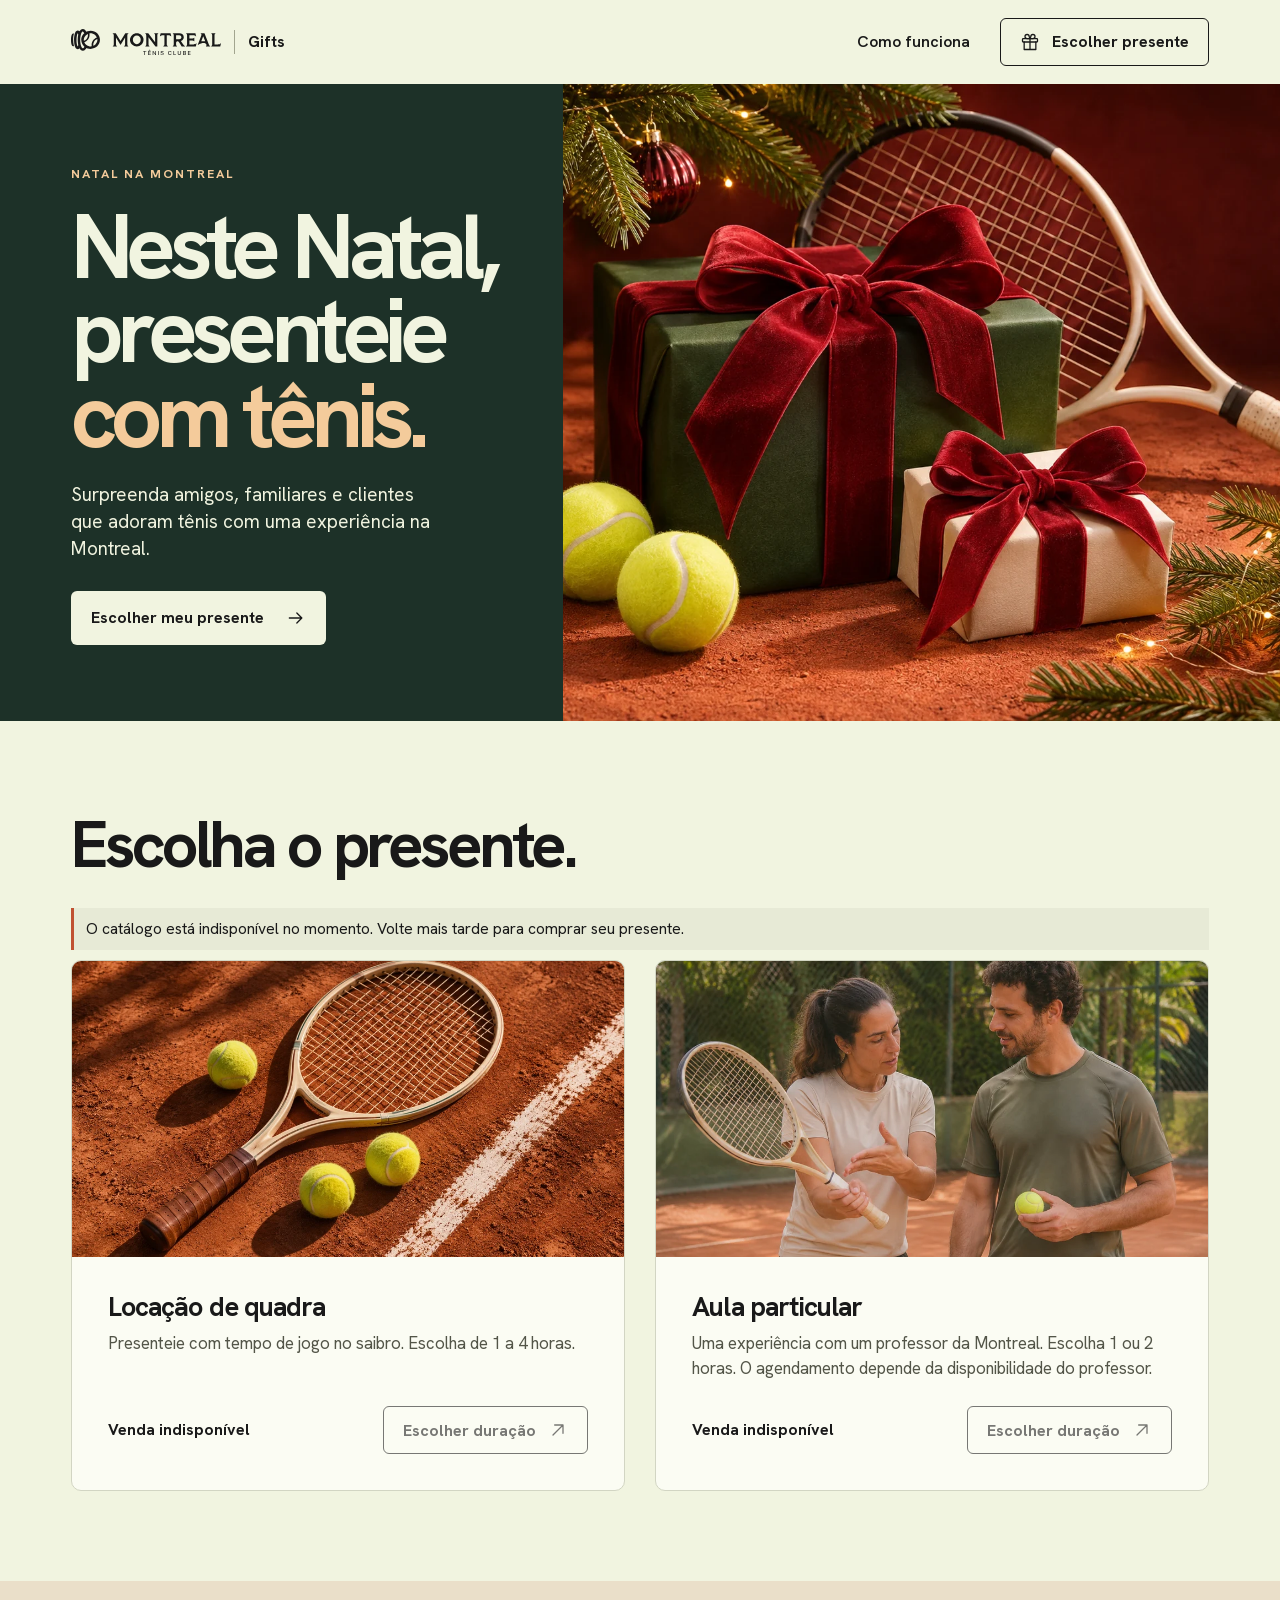
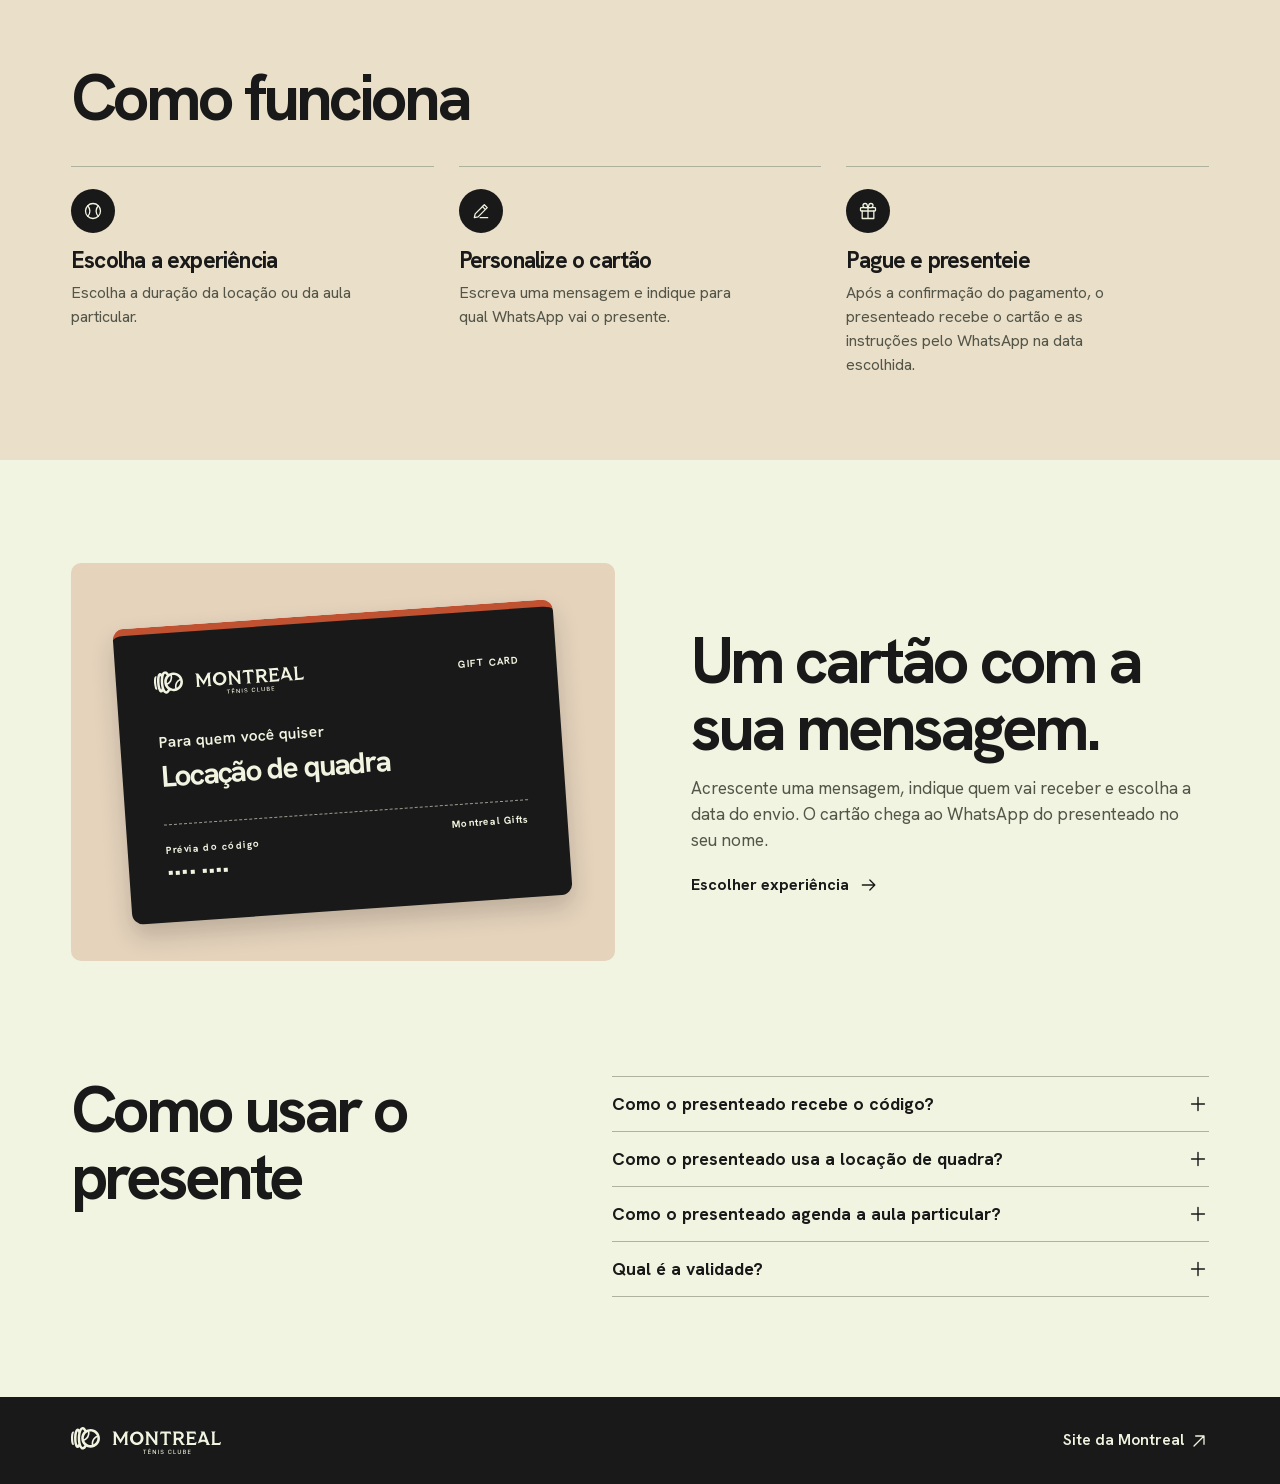
<file: index.html>
<!doctype html>
<html lang="pt-BR">
<head>
  <meta charset="utf-8">
  <meta name="viewport" content="width=device-width, initial-scale=1">
  <meta name="referrer" content="no-referrer">
  <meta name="description" content="Presenteie com tênis na Montreal. Escolha a duração da locação ou da aula particular e envie o cartão por WhatsApp.">
  <meta name="theme-color" content="#F1F4E0">
  <title>Montreal Gifts — Presenteie com tênis</title>
  <meta property="og:type" content="website">
  <meta property="og:locale" content="pt_BR">
  <meta property="og:site_name" content="Montreal Gifts">
  <meta property="og:title" content="Montreal Gifts — Presenteie com tênis">
  <meta property="og:description" content="Uma experiência na Montreal para quem você gosta. Presenteie com locação de quadra ou aula particular e envie o cartão por WhatsApp.">
  <meta property="og:url" content="https://gifts.montrealtenis.com.br/">
  <meta property="og:image" content="https://gifts.montrealtenis.com.br/assets/montreal-gifts-compartilhar-v3.jpg">
  <meta property="og:image:secure_url" content="https://gifts.montrealtenis.com.br/assets/montreal-gifts-compartilhar-v3.jpg">
  <meta property="og:image:type" content="image/jpeg">
  <meta property="og:image:width" content="800">
  <meta property="og:image:height" content="800">
  <meta property="og:image:alt" content="Logo da Montreal Gifts com um presente de laço cor de saibro e uma bola de tênis.">
  <meta name="twitter:card" content="summary">
  <meta name="twitter:title" content="Montreal Gifts — Presenteie com tênis">
  <meta name="twitter:description" content="Uma experiência na Montreal para quem você gosta. Locação de quadra ou aula particular, com entrega por WhatsApp.">
  <meta name="twitter:image" content="https://gifts.montrealtenis.com.br/assets/montreal-gifts-compartilhar-v3.jpg">
  <meta name="twitter:image:alt" content="Marca Montreal, presente com laço cor de saibro e bola de tênis.">
  <link rel="icon" href="/assets/marca.svg" type="image/svg+xml">
  <link rel="preload" href="/assets/hanken-bold.ttf" as="font" type="font/ttf" crossorigin>
  <link rel="stylesheet" href="/styles.css">
  <script defer src="/card-preview.js"></script>
  <script type="module" src="/app.js"></script>
  <meta http-equiv="Content-Security-Policy" content="default-src 'self'; base-uri 'none'; form-action 'none'; object-src 'none'; script-src 'self' https://challenges.cloudflare.com; frame-src https://challenges.cloudflare.com; img-src 'self' https:; connect-src 'self' https://challenges.cloudflare.com https://ehhjnwosqcrfwonqhfoz.supabase.co">
</head>
<body>
  <a class="skip" href="#conteudo">Pular para o conteúdo</a>
  <div id="site">
    <div class="landing natal" data-campaign="natal">
    
    <header class="topbar shell">
      <a href="/" class="brand" aria-label="Montreal Gifts"><img src="/assets/logo-ink.svg" alt="Montreal Tênis" width="150" height="27"><span>Gifts</span></a>
      <nav aria-label="Principal"><a class="nav-how" href="#como-funciona">Como funciona</a><a class="button nav-cta" href="#experiencias" aria-label="Escolher presente"><svg viewBox="0 0 24 24" fill="none" stroke="currentColor" stroke-width="1.55" stroke-linecap="round" stroke-linejoin="round" aria-hidden="true"><rect x="3" y="8" width="18" height="4" rx="1"/><path d="M5 12v9h14v-9M12 8v13M12 8H8.5A2.5 2.5 0 1 1 11 5.5L12 8Zm0 0h3.5A2.5 2.5 0 1 0 13 5.5L12 8Z"/></svg> <span>Escolher presente</span></a></nav>
    </header>
    <main id="conteudo" tabindex="-1">
      <section class="hero">
        <div class="hero-content">
          <span class="eyebrow">NATAL NA MONTREAL</span>
          <h1>Neste Natal,<br>presenteie<br><em>com tênis.</em></h1>
          <p>Surpreenda amigos, familiares e clientes que adoram tênis com uma experiência na Montreal.</p>
          <a class="button primary hero-cta" href="#experiencias">Escolher meu presente<svg viewBox="0 0 24 24" fill="none" stroke="currentColor" stroke-width="1.55" stroke-linecap="round" stroke-linejoin="round" aria-hidden="true"><path d="M4 12h15m-6-6 6 6-6 6"/></svg></a>
        </div>
        <div class="hero-image">
          <img src="/assets/campanha-natal.webp" alt="Presentes de Natal com laços, uma raquete, bolas de tênis, ramos de pinheiro e luzes" width="1440" height="960" fetchpriority="high">
        </div>
      </section>
      <section class="selection shell" id="experiencias">
        <div class="section-heading"><h2>Escolha o presente.</h2></div>
        
        <div class="products"><article class="product">
    <img src="/assets/presente-quadra.webp" alt="Raquete e bolas de tênis no saibro" loading="lazy" width="960" height="640">
    <div class="product-info"><h3>Locação de quadra</h3><p>Presenteie com tempo de jogo no saibro. Escolha de 1 a 4 horas.</p>
      <div class="product-action">
        <span>Consultando opções…</span>
        <button class="button outline" type="button" data-product="quadra" disabled>Escolher duração <svg viewBox="0 0 24 24" fill="none" stroke="currentColor" stroke-width="1.55" stroke-linecap="round" stroke-linejoin="round" aria-hidden="true"><path d="M6 18 18 6M8 6h10v10"/></svg></button>
      </div>
    </div>
  </article><article class="product">
    <img src="/assets/presente-aula.webp" alt="Professora demonstrando uma empunhadura de tênis" loading="lazy" width="960" height="640">
    <div class="product-info"><h3>Aula particular</h3><p>Uma experiência com um professor da Montreal. Escolha 1 ou 2 horas. O agendamento depende da disponibilidade do professor.</p>
      <div class="product-action">
        <span>Consultando opções…</span>
        <button class="button outline" type="button" data-product="aula" disabled>Escolher duração <svg viewBox="0 0 24 24" fill="none" stroke="currentColor" stroke-width="1.55" stroke-linecap="round" stroke-linejoin="round" aria-hidden="true"><path d="M6 18 18 6M8 6h10v10"/></svg></button>
      </div>
    </div>
  </article></div>
      </section>
      <section class="how" id="como-funciona">
        <div class="shell"><h2>Como funciona</h2>
          <ol class="steps">
            <li><span><svg viewBox="0 0 24 24" fill="none" stroke="currentColor" stroke-width="1.55" stroke-linecap="round" stroke-linejoin="round" aria-hidden="true"><circle cx="12" cy="12" r="9"/><path d="M5.6 5.6a9 9 0 0 1 0 12.8m12.8-12.8a9 9 0 0 0 0 12.8"/></svg></span><h3>Escolha a experiência</h3><p>Escolha a duração da locação ou da aula particular.</p></li>
            <li><span><svg viewBox="0 0 24 24" fill="none" stroke="currentColor" stroke-width="1.55" stroke-linecap="round" stroke-linejoin="round" aria-hidden="true"><path d="m4 20 4.5-1 11-11-3.5-3.5-11 11L4 20Zm9.5-13.5L17 10m-6 10h9"/></svg></span><h3>Personalize o cartão</h3><p>Escreva uma mensagem e indique para qual WhatsApp vai o presente.</p></li>
            <li><span><svg viewBox="0 0 24 24" fill="none" stroke="currentColor" stroke-width="1.55" stroke-linecap="round" stroke-linejoin="round" aria-hidden="true"><rect x="3" y="8" width="18" height="4" rx="1"/><path d="M5 12v9h14v-9M12 8v13M12 8H8.5A2.5 2.5 0 1 1 11 5.5L12 8Zm0 0h3.5A2.5 2.5 0 1 0 13 5.5L12 8Z"/></svg></span><h3>Pague e presenteie</h3><p>Após a confirmação do pagamento, o presenteado recebe o cartão e as instruções pelo WhatsApp na data escolhida.</p></li>
          </ol>
        </div>
      </section>
      <section class="preview-section shell">
        <div class="preview-display"><div class="gift-art">
    <div class="art-top"><img src="/assets/logo-cream.svg" alt="Montreal Tênis" width="150" height="27"><span>GIFT CARD</span></div>
    <div class="art-body">
      <p class="art-recipient" data-card-recipient >Para quem você quiser</p>
      <p class="art-recipient" data-card-sender hidden></p>
      <p class="art-title">Locação de quadra</p>
      <p class="art-message" data-card-message hidden></p>
    </div>
    <div class="art-bottom">
      <div><span>Prévia do código</span><strong>•••• ••••</strong></div>
      <span>Montreal Gifts</span>
    </div>
    
  </div></div>
        <div><h2>Um cartão com a sua mensagem.</h2><p>Acrescente uma mensagem, indique quem vai receber e escolha a data do envio. O cartão chega ao WhatsApp do presenteado no seu nome.</p><a class="text-link" href="#experiencias">Escolher experiência <svg viewBox="0 0 24 24" fill="none" stroke="currentColor" stroke-width="1.55" stroke-linecap="round" stroke-linejoin="round" aria-hidden="true"><path d="M4 12h15m-6-6 6 6-6 6"/></svg></a></div>
      </section>
      <section class="usage shell" aria-labelledby="utilizacao">
        <h2 id="utilizacao">Como usar o presente</h2>
        <div>
          <details><summary>Como o presenteado recebe o código? <svg viewBox="0 0 24 24" fill="none" stroke="currentColor" stroke-width="1.55" stroke-linecap="round" stroke-linejoin="round" aria-hidden="true"><path d="M12 5v14M5 12h14"/></svg></summary><p>O presenteado recebe o código na imagem do cartão e na mensagem do WhatsApp, junto com o link de resgate e as instruções. Quem receber o presente deverá entrar ou criar uma conta no Matchpoint para resgatar.</p></details>
          <details><summary>Como o presenteado usa a locação de quadra? <svg viewBox="0 0 24 24" fill="none" stroke="currentColor" stroke-width="1.55" stroke-linecap="round" stroke-linejoin="round" aria-hidden="true"><path d="M12 5v14M5 12h14"/></svg></summary><p>Após o resgate, o valor fica disponível como voucher na conta de quem resgatar o presente. O presenteado escolhe o horário e a quadra e seleciona pagar com voucher na etapa de pagamento da reserva. Reservas sujeitas à disponibilidade.</p></details>
          <details><summary>Como o presenteado agenda a aula particular? <svg viewBox="0 0 24 24" fill="none" stroke="currentColor" stroke-width="1.55" stroke-linecap="round" stroke-linejoin="round" aria-hidden="true"><path d="M12 5v14M5 12h14"/></svg></summary><p>Após o resgate, a aula fica disponível como voucher na conta de quem resgatar o presente. O presenteado deverá entrar em contato com a <a href="https://wa.me/5541936183407">secretaria pelo +55 41 93618-3407</a> para agendar com um professor, conforme a disponibilidade.</p></details>
          <details><summary>Qual é a validade? <svg viewBox="0 0 24 24" fill="none" stroke="currentColor" stroke-width="1.55" stroke-linecap="round" stroke-linejoin="round" aria-hidden="true"><path d="M12 5v14M5 12h14"/></svg></summary><p>A validade para uso do voucher é de 6 meses. Após o resgate, o presenteado poderá conferir a data de vencimento na conta do Matchpoint.</p></details>
        </div>
      </section>
    </main>
    <footer class="footer"><div class="shell"><img src="/assets/logo-cream.svg" alt="Montreal Tênis" width="150" height="27"><a href="https://montrealtenis.com.br/">Site da Montreal <svg viewBox="0 0 24 24" fill="none" stroke="currentColor" stroke-width="1.55" stroke-linecap="round" stroke-linejoin="round" aria-hidden="true"><path d="M6 18 18 6M8 6h10v10"/></svg></a></div></footer>
    <dialog id="purchase"></dialog>
  </div><noscript>Ative o JavaScript para consultar as opções e comprar seu presente.</noscript>
  </div>
</body>
</html>
</file>
<file: styles.css>
@font-face{font-family:Hanken;src:url('/assets/hanken-regular.ttf') format('truetype');font-display:swap;font-weight:400}
@font-face{font-family:Hanken;src:url('/assets/hanken-semibold.ttf') format('truetype');font-display:swap;font-weight:600}
@font-face{font-family:Hanken;src:url('/assets/hanken-bold.ttf') format('truetype');font-display:swap;font-weight:700}
:root{--cream:#f1f4e0;--ink:#191919;--clay:#c05131;--clay-text:#a23a20;--muted:#535548;--paper:#fbfcf3;--line:#d2d5c3;--gutter:clamp(20px,5.55vw,88px);color:var(--ink);background:var(--cream);font-family:Hanken,Arial,sans-serif;line-height:1.5}
*,*::before,*::after{box-sizing:border-box}
body{margin:0;min-width:280px}
button,input,select,textarea{font:inherit}
button{cursor:pointer}
button:disabled{cursor:default;opacity:.58}
img{display:block;max-width:100%}
a{color:inherit}
svg{width:1.25em;height:1.25em;flex:none;vertical-align:middle}
:focus-visible{outline:3px solid #647231;outline-offset:4px}
:target{scroll-margin-top:22px}
.skip{position:fixed;top:10px;left:10px;padding:12px 18px;background:var(--ink);color:var(--cream);z-index:20;transform:translateY(-150%)}
.skip:focus{transform:none}
h1,h2,h3,p{margin:0}
h1,h2,h3{line-height:1.03}
h2{font-size:clamp(2.1rem,5.1vw,4.35rem);letter-spacing:-.061em}
h3{font-size:clamp(1.3rem,2.1vw,1.85rem);letter-spacing:-.035em}
.shell{width:min(100% - var(--gutter)*2,1320px);margin-inline:auto}
.loading{display:grid;min-height:45vh;align-content:center;gap:20px}
.topbar{min-height:84px;display:flex;align-items:center;justify-content:space-between;gap:24px}
.brand{display:inline-flex;align-items:center;gap:13px;text-decoration:none;white-space:nowrap}
.brand img{width:150px;height:auto}
.brand span{border-left:1px solid #a2a58f;padding-left:13px;font-size:1rem;font-weight:700}
nav{display:flex;align-items:center;gap:30px}
.nav-how{text-decoration:none;font-weight:600}
.nav-how:hover,.text-link:hover{text-decoration:underline}
.button{min-height:48px;display:inline-flex;justify-content:center;align-items:center;gap:12px;text-decoration:none;font-weight:700;line-height:1.2;padding:12px 19px;border:1px solid transparent;border-radius:6px;transition:background .18s,color .18s}
.nav-cta,.outline{border-color:var(--ink);background:transparent;color:var(--ink)}
.nav-cta:hover,.outline:hover:not(:disabled){color:var(--cream);background:var(--ink)}
.primary{color:var(--cream);background:var(--ink)}
.primary:hover:not(:disabled){background:#37372e}
.hero{display:grid;grid-template-columns:minmax(0,44fr) minmax(0,56fr);min-height:clamp(490px,48vw,700px)}
.hero-content{align-self:center;min-width:0;padding:clamp(40px,6vw,94px) clamp(18px,3vw,52px) clamp(40px,6vw,94px) max(var(--gutter),(100vw - 1320px)/2)}
.eyebrow{color:var(--clay-text);font-size:.78rem;letter-spacing:.16em;font-weight:700;display:inline-block}
.hero h1{margin-top:20px;font-size:clamp(3.25rem,7.1vw,7.75rem);line-height:.93;letter-spacing:-.073em;overflow-wrap:anywhere}
.hero h1 em{color:var(--clay-text);font-style:normal}
.hero p{font-size:clamp(1.05rem,1.48vw,1.3rem);max-width:34ch;margin-top:23px;line-height:1.43}
.hero-cta{margin-top:28px;min-height:54px;gap:22px}
.hero-image{position:relative;min-width:0;overflow:hidden}
.hero-image>img{position:absolute;inset:0;width:100%;height:100%;object-fit:cover;object-position:50% 50%}
.natal .hero{background:#1d3128;color:var(--cream)}
.natal .hero .eyebrow,.natal .hero h1 em{color:#f4cb9b}
.natal .hero-cta{background:var(--cream);color:var(--ink)}
.natal .hero-cta:hover{background:#ebdcb9}
.regular .hero{width:min(100% - var(--gutter)*2,1320px);margin-inline:auto;min-height:clamp(440px,44vw,635px);border-bottom:1px solid var(--line)}
.regular .hero-content{padding-left:0}
.regular .hero h1{font-size:clamp(3.65rem,8.4vw,9rem)}
.regular .hero-image{margin-bottom:24px;border-radius:8px}
.regular .hero-image>img{object-position:53% 49%}
.selection{padding-block:clamp(48px,7vw,106px)}
.section-heading{display:flex;justify-content:space-between;align-items:end;gap:16px;margin-bottom:30px}
.section-heading p{max-width:30ch;color:var(--muted);font-size:clamp(1rem,1.3vw,1.2rem)}
.products{display:grid;grid-template-columns:1fr 1fr;gap:clamp(14px,2.4vw,36px)}
.product{background:var(--paper);border-radius:10px;overflow:hidden;border:1px solid var(--line);display:flex;flex-direction:column}
.product>img{width:100%;height:auto;aspect-ratio:1.86;object-fit:cover;object-position:50% 57%}
.product:nth-child(2)>img{object-position:50% 41%}
.product-info{padding:clamp(18px,3vw,36px);flex:1;display:flex;flex-direction:column}
.product-info>p{margin-top:10px;color:var(--muted);font-size:1.05rem}
.product-action{margin-top:auto;padding-top:25px;display:flex;align-items:center;justify-content:space-between;gap:10px;font-weight:700}
.natal .product .outline:hover:not(:disabled){background:#1d3128}
.product-action button{margin-left:auto}
.how{background:#e7ead6;padding-block:clamp(45px,6.5vw,90px)}
.steps{display:grid;grid-template-columns:repeat(3,1fr);gap:25px;padding:0;margin:35px 0 0;list-style:none}
.steps li{border-top:1px solid #aeb29d;padding-top:22px}
.steps li>span{width:44px;height:44px;border-radius:50%;background:var(--ink);color:var(--cream);display:grid;place-items:center;margin-bottom:16px}
.steps h3{font-size:clamp(1.25rem,1.8vw,1.62rem)}
.steps p{color:var(--muted);margin-top:8px;max-width:32ch}
.preview-section{display:grid;grid-template-columns:1.05fr 1fr;align-items:center;gap:clamp(28px,6vw,90px);padding-block:clamp(48px,8vw,105px)}
.preview-display{padding:clamp(18px,4vw,54px);background:#dce1c7;border-radius:10px}
.natal .preview-display{background:#e5d3bc}
.preview-display .gift-art{transform:rotate(-4deg);min-height:clamp(232px,22vw,335px)}
.preview-section>div:not(.preview-display)>p,.usage p{font-size:1.075rem;color:var(--muted);margin-top:15px}
.text-link{font-weight:700;margin-top:20px;display:inline-flex;align-items:center;gap:10px;text-decoration:none}
.gift-art{min-height:232px;border-radius:11px;border-top:7px solid var(--clay);padding:clamp(17px,3vw,40px);color:var(--cream);background:var(--ink);box-shadow:0 12px 24px #19191933;container-type:inline-size;display:grid;grid-template-rows:auto 1fr auto;align-items:center;gap:clamp(15px,3vw,33px);overflow:hidden}
.art-top,.art-bottom{display:flex;align-items:center;justify-content:space-between;gap:10px;font-weight:700}
.art-top img{width:150px;height:auto}
.art-top span,.art-bottom span{font-size:clamp(.63rem,2.75cqw,.84rem);letter-spacing:.055em}
.art-body{min-width:0}
.art-recipient{font-size:clamp(.89rem,4.25cqw,1.32rem);font-weight:600;overflow-wrap:anywhere;margin-bottom:6px}
.art-title{font-size:clamp(1.6rem,8.2cqw,4.3rem);font-weight:700;letter-spacing:-.055em;line-height:1.02;overflow-wrap:anywhere}
.art-message{font-size:clamp(.83rem,3.85cqw,1.3rem);line-height:1.3;overflow-wrap:anywhere;white-space:pre-wrap;margin-top:9px}
.art-bottom{border-top:1px dashed #f1f4e099;padding-top:11px;flex-wrap:wrap;align-items:flex-start}
.art-bottom strong{display:block;letter-spacing:.075em;overflow-wrap:anywhere}
.art-rules{font-size:clamp(.82rem,3.2cqw,1.1rem);line-height:1.35;overflow-wrap:anywhere;white-space:pre-wrap}
.art-rules strong{display:block;font-weight:700}
.usage{display:grid;grid-template-columns:1fr 1.25fr;gap:clamp(24px,5vw,70px);padding-block:12px clamp(50px,8vw,100px)}
details{border-top:1px solid #afb29e}
details:last-child{border-bottom:1px solid #afb29e}
summary{cursor:pointer;list-style:none;display:flex;align-items:center;justify-content:space-between;gap:16px;min-height:54px;font-weight:700;font-size:1.1rem}
summary::-webkit-details-marker{display:none}
details[open] summary svg{transform:rotate(45deg)}
details p{margin:0 0 20px!important}
.footer{background:var(--ink);color:var(--cream);padding-block:30px}
.footer .shell{display:flex;flex-wrap:wrap;justify-content:space-between;align-items:center;gap:18px}
.footer a{text-decoration:none;font-weight:600}
.preview-bar{background:var(--ink);color:var(--cream);padding-block:8px;font-size:.87rem}
.preview-bar .shell{display:flex;flex-wrap:wrap;justify-content:space-between;align-items:center;gap:4px 12px}
.preview-bar a{padding-block:5px}
.natal .how{background:#eadfc9}
.notice,.form-status:not(:empty){border-left:3px solid var(--clay);padding:9px 12px;background:#e7ead6;margin-block:10px;font-size:.98rem}
[hidden]{display:none!important}
dialog{max-height:calc(100dvh - 16px);width:min(960px,calc(100% - 16px));max-width:none;border:1px solid var(--line);border-radius:12px;background:var(--paper);color:var(--ink);padding:0;overflow:hidden}
dialog::backdrop{background:#191919a8}
body:has(dialog[open]){overflow:hidden}
.purchase-form{--checkout-pad:clamp(14px,3vw,32px);display:flex;flex-direction:column;max-height:calc(100dvh - 18px)}
.purchase-head{display:flex;justify-content:space-between;align-items:start;gap:8px;padding:var(--checkout-pad) var(--checkout-pad) 12px}
.purchase-head h2{font-size:clamp(1.52rem,3.6vw,2.65rem);margin-top:7px}
.icon-button{width:44px;height:44px;background:transparent;border:1px solid var(--line);border-radius:5px;display:grid;place-items:center;flex:none}
.purchase-steps{display:flex;flex-wrap:wrap;gap:8px 15px;list-style:none;margin:0;padding:0 var(--checkout-pad) 13px;border-bottom:1px solid var(--line)}
.purchase-steps li{display:flex;align-items:center;gap:5px;color:var(--muted);font-size:.85rem;font-weight:600}
.purchase-steps li span{width:22px;aspect-ratio:1;display:grid;place-items:center;border:1px solid var(--line);border-radius:50%}
.purchase-steps [aria-current=step]{color:var(--ink)}
.purchase-steps [aria-current=step] span{color:var(--cream);background:var(--ink);border-color:var(--ink)}
.purchase-columns{display:grid;grid-template-columns:minmax(0,1.06fr) minmax(0,.94fr);gap:24px;align-items:start;min-height:0;overflow-y:auto;overflow-x:hidden;padding:18px var(--checkout-pad) 22px}
.purchase-flow,.purchase-summary,[data-gift-preview]{min-width:0}
.purchase-summary{position:sticky;top:0}
.purchase-summary .gift-art{width:100%;min-width:0;gap:clamp(13px,2vw,23px);padding:clamp(17px,2.4vw,29px)}
label{display:grid;gap:5px;font-weight:700}
label small{display:contents;font-weight:400}
input,textarea,select{width:100%;min-width:0;min-height:44px;padding:8px 10px;border:1px solid #969985;border-radius:5px;background:white;color:var(--ink)}
input[type=checkbox]{width:20px;height:20px;min-height:20px;accent-color:var(--ink)}
.purchase-fields{display:grid;gap:14px;align-content:start}
.purchase-choices,.purchase-contact{min-inline-size:0;margin:0;padding:0;border:0;display:grid;gap:8px}
.purchase-choices legend,.purchase-contact legend{padding:0;margin-bottom:8px;font-weight:700}
.checkout-choice{display:flex;align-items:center;gap:10px;min-height:54px;border:1px solid var(--line);border-radius:7px;padding:9px 12px;cursor:pointer;overflow-wrap:anywhere}
.checkout-choice:has(input:checked){border-color:var(--ink);background:#ebeedb}
.checkout-choice input{width:18px;height:18px;min-height:0;flex:none;margin:0;accent-color:var(--ink)}
.checkout-choice small{display:block;color:var(--muted);line-height:1.3;margin-top:2px}
.choice-price{margin-left:auto;white-space:nowrap}
.purchase-contact{border-top:1px solid var(--line);padding-top:8px;grid-template-columns:repeat(2,minmax(0,1fr))}
.purchase-contact .full-row{grid-column:1/-1}
.purchase-review{margin:0;padding:0;display:grid;gap:9px}
.purchase-review div{display:grid;grid-template-columns:minmax(0,1fr) minmax(0,1.35fr);gap:12px;padding-bottom:8px;border-bottom:1px solid var(--line)}
.purchase-review dt{color:var(--muted)}
.purchase-review dd{margin:0;font-weight:700;overflow-wrap:anywhere}
.field-help{color:var(--muted);font-size:.9rem}
.purchase-footer{border-top:1px solid var(--line);padding:10px var(--checkout-pad);background:var(--paper)}
.purchase-nav{display:grid;grid-template-columns:auto 1fr auto;align-items:center;gap:9px}
.purchase-nav [data-previous]{grid-column:1}
.purchase-nav [data-next]{grid-column:3}
.purchase-total{grid-column:2;justify-self:end;display:flex;align-items:baseline;gap:8px;white-space:nowrap}
.purchase-total strong{font-size:1.2rem}
.purchase-footer .form-status:empty{display:none}
.simple-page{min-height:65vh;padding-block:32px 70px;max-width:790px}
.simple-page h1{font-size:clamp(2.4rem,7vw,4.2rem);letter-spacing:-.06em;margin-bottom:22px}
.simple-page>p{margin-block:12px}
.card-access{display:grid;gap:12px;max-width:390px;margin-block:24px}
.card-access label{display:grid;gap:6px}
.card-actions{display:flex;flex-wrap:wrap;gap:10px;margin-block:18px}
.card-content{display:grid;gap:18px}
.card-content .gift-art{min-height:295px}
.admin{padding-block:32px 70px}
.admin h1{font-size:clamp(2rem,5vw,3.5rem);letter-spacing:-.05em}
.admin h2{font-size:clamp(1.6rem,3vw,2.45rem)}
.admin a:not(.button){font-weight:700}
.admin-toolbar,.admin-filters,.admin-actions{display:flex;flex-wrap:wrap;align-items:end;gap:12px;margin-block:16px}
.admin-toolbar{justify-content:space-between}
.admin-filters label{min-width:135px}
.metrics{display:grid;grid-template-columns:repeat(auto-fit,minmax(130px,1fr));gap:10px;margin:18px 0}
.metrics div,.admin-panel{background:var(--paper);border:1px solid var(--line);border-radius:8px;padding:15px}
.metrics dt{color:var(--muted);font-size:.86rem}
.metrics dd{font-size:1.55rem;font-weight:700;margin:0}
.table-scroll{overflow:auto;background:var(--paper);border:1px solid var(--line);border-radius:6px}
table{width:100%;border-collapse:collapse;text-align:left;font-size:.92rem}
td,th{padding:10px 12px;border-bottom:1px solid var(--line);white-space:nowrap}
th{background:#e7ead6}
.admin-panel{margin-top:18px}
.admin-panel h2,.admin-panel h3{margin-bottom:14px}
.admin-panel p{overflow-wrap:anywhere}
.admin-form{display:grid;gap:12px;max-width:760px;margin-top:14px}
.admin-form fieldset{display:grid;gap:10px;border:1px solid var(--line);min-width:0}
.admin-form legend{font-weight:700}
.option-settings{margin-top:14px;padding-block:3px 10px}
.check-label{display:flex;align-items:center;gap:10px}
.admin-login{max-width:415px}
.order-meta{display:grid;grid-template-columns:repeat(auto-fit,minmax(190px,1fr));gap:8px 18px;margin:0}
.order-meta dt{font-weight:700}
.order-meta dd{margin:0;overflow-wrap:anywhere}
@media(max-width:760px){
  .topbar{min-height:66px;gap:12px}
  .brand{gap:8px}.brand span{padding-left:8px}
  .nav-how{display:none}.nav-cta{min-height:44px;padding:9px 10px;font-size:.86rem;gap:6px}
  .hero,.regular .hero{grid-template-columns:1fr;min-height:0}
  .hero-content{padding:39px var(--gutter) 37px}
  .hero h1,.regular .hero h1{font-size:clamp(3.15rem,13vw,6.4rem);margin-top:14px}
  .hero p{margin-top:16px}.hero-cta{margin-top:20px}
  .hero-image{min-height:0;aspect-ratio:1.29}
  .regular .hero-content{padding:26px 0 30px}
  .regular .hero-image{margin-bottom:18px}
  .regular .hero-image>img{object-position:56% 50%}
  .section-heading,.preview-section,.usage{display:grid;grid-template-columns:1fr}
  .steps{gap:18px}.steps li{padding-top:16px}
}
@media(max-width:530px){
  .products,.steps,.purchase-columns{grid-template-columns:1fr}
  .steps{margin-top:22px}
  .steps li{display:grid;grid-template-columns:44px 1fr;column-gap:14px}
  .steps li>span{grid-row:span 2;margin:0}
  .steps p{margin-top:5px}
  .gift-art{min-height:223px}
  .purchase-nav [data-next]{grid-column:1/-1}
  .purchase-steps{gap:6px 9px}
  .purchase-steps li{font-size:.75rem}
  .purchase-steps li span{width:18px}
  .nav-cta{min-width:44px}
  .nav-cta span{display:none}
}
@media(min-width:531px) and (max-width:690px){.purchase-columns{grid-template-columns:minmax(0,1fr)}}
@media(max-width:690px){.purchase-summary{position:static}}
@media(max-width:365px){.purchase-contact{grid-template-columns:minmax(0,1fr)}}
@container (max-width:230px){.art-top span{display:none}}
@media(prefers-reduced-motion:reduce){*,*::before,*::after{scroll-behavior:auto!important;transition:none!important}}
</file>
